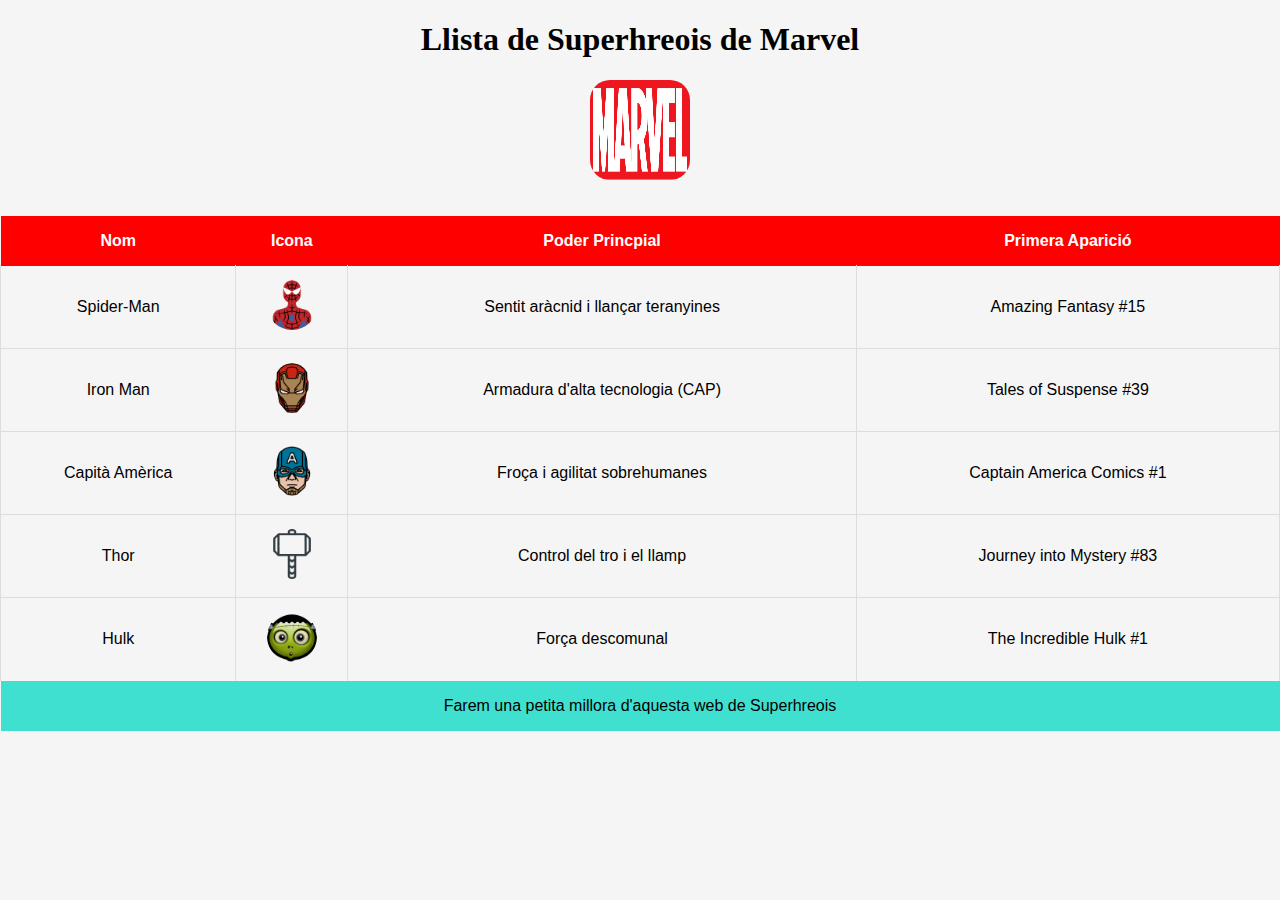
<file: index.html>
<!DOCTYPE html>
<html lang="es">


<head>
    <meta charset="UTF-8">
    <meta name="viewport" content="width=device-width, initial-scale=1.0">
    <meta name="description" content="Lista de superhéroes de Marvel con Spider-Man, Iron Man, Capitán América, Thor y Hulk. Información sobre sus poderes y primera aparición.">
    <!-- Añade una descripción de lo que es la web -->
    <meta name="keywords" content="superhéroes, Marvel, Spider-Man, Iron Man, Capitán América, Thor, Hulk, poderes, primera aparición">
    <!-- Añade palabras clave que describan el contenido de la web -->
    <link rel="stylesheet" type="text/css" href="assets/styles.css">

    <!-- Preload de los modelos 3D -->
    <link rel="preload" href="./model/thor.glb" as="fetch" crossorigin>
    <link rel="preload" href="./model/spiderman.glb" as="fetch" crossorigin>
    <link rel="preload" href="./model/ironman.glb" as="fetch" crossorigin>
    <link rel="preload" href="./model/hulk.glb" as="fetch" crossorigin>
    <link rel="preload" href="./model/captain.glb" as="fetch" crossorigin>
    <title>Tabla Mejorada</title>
</head>

<body style="background-image: none;">

    <!-- Tabla heroes de Marvel PT1 con redirect a las páginas de cada uno -->
    <h1>Llista de Superhreois de Marvel</h1>


    <img src="./img/Marvel_Logo.png" class="marvel_logo" alt="marvel_logo" />

    <br>
    <br>

    <table>

        <thead>
            <tr>
                <th>Nom</th>
                <th>Icona</th>
                <th>Poder Princpial</th>
                <th>Primera Aparició</th>
            </tr>
        </thead>

        <tbody>
            <tr>
                <td class="notop_border"><a href="./pages/spiderman.html">Spider-Man</a></td>
                <td class="notop_border"><a href="./pages/spiderman.html"><img class="table_img" src="./img/spiderman.png" alt="spiderman"></a></td>
                <td class="notop_border">Sentit aràcnid i llançar teranyines</td>
                <td class="notop_border">Amazing Fantasy #15</td>
            </tr>

            <tr>
                
                <td><a href="./pages/ironman.html">Iron Man</a></td>
                <td><a href="./pages/ironman.html "><img class="table_img" src="../img/ironman.png" alt="ironman"></a></td>
                <td>Armadura d'alta tecnologia (CAP) </td>
                <td>Tales of Suspense #39</td>
            </tr>

            <tr>
                <td><a href="./pages/captain.html">Capità Amèrica</a></td>
                <td><a href="./pages/captain.html"><img class="table_img" src="./img/captain.png" alt="captain"></a></td>
                <td>Froça i agilitat sobrehumanes</td>
                <td>Captain America Comics #1</td>
            </tr>

            <tr>
                <td><a href="./pages/thor.html">Thor</a></td>
                <td><a href="./pages/thor.html"><img class="table_img" src="./img/thor.png" alt="thor"></a></td>
                <td>Control del tro i el llamp</td>
                <td>Journey into Mystery #83</td>
            </tr>

            <tr>
                <td><a href="./pages/hulk.html">Hulk</a></td>
                <td><a href="./pages/hulk.html"><img class="table_img" src="./img/hulk.png" alt="hulk"></a></td>
                <td>Força descomunal</td>
                <td>The Incredible Hulk #1</td>
            </tr>

        </tbody>

        <tfoot>
            <tr>
                <td colspan="4">
                    Farem una petita millora d'aquesta web de Superhreois
                </td>
            </tr>
        </tfoot>




    </table>

</body>

</html>
</file>
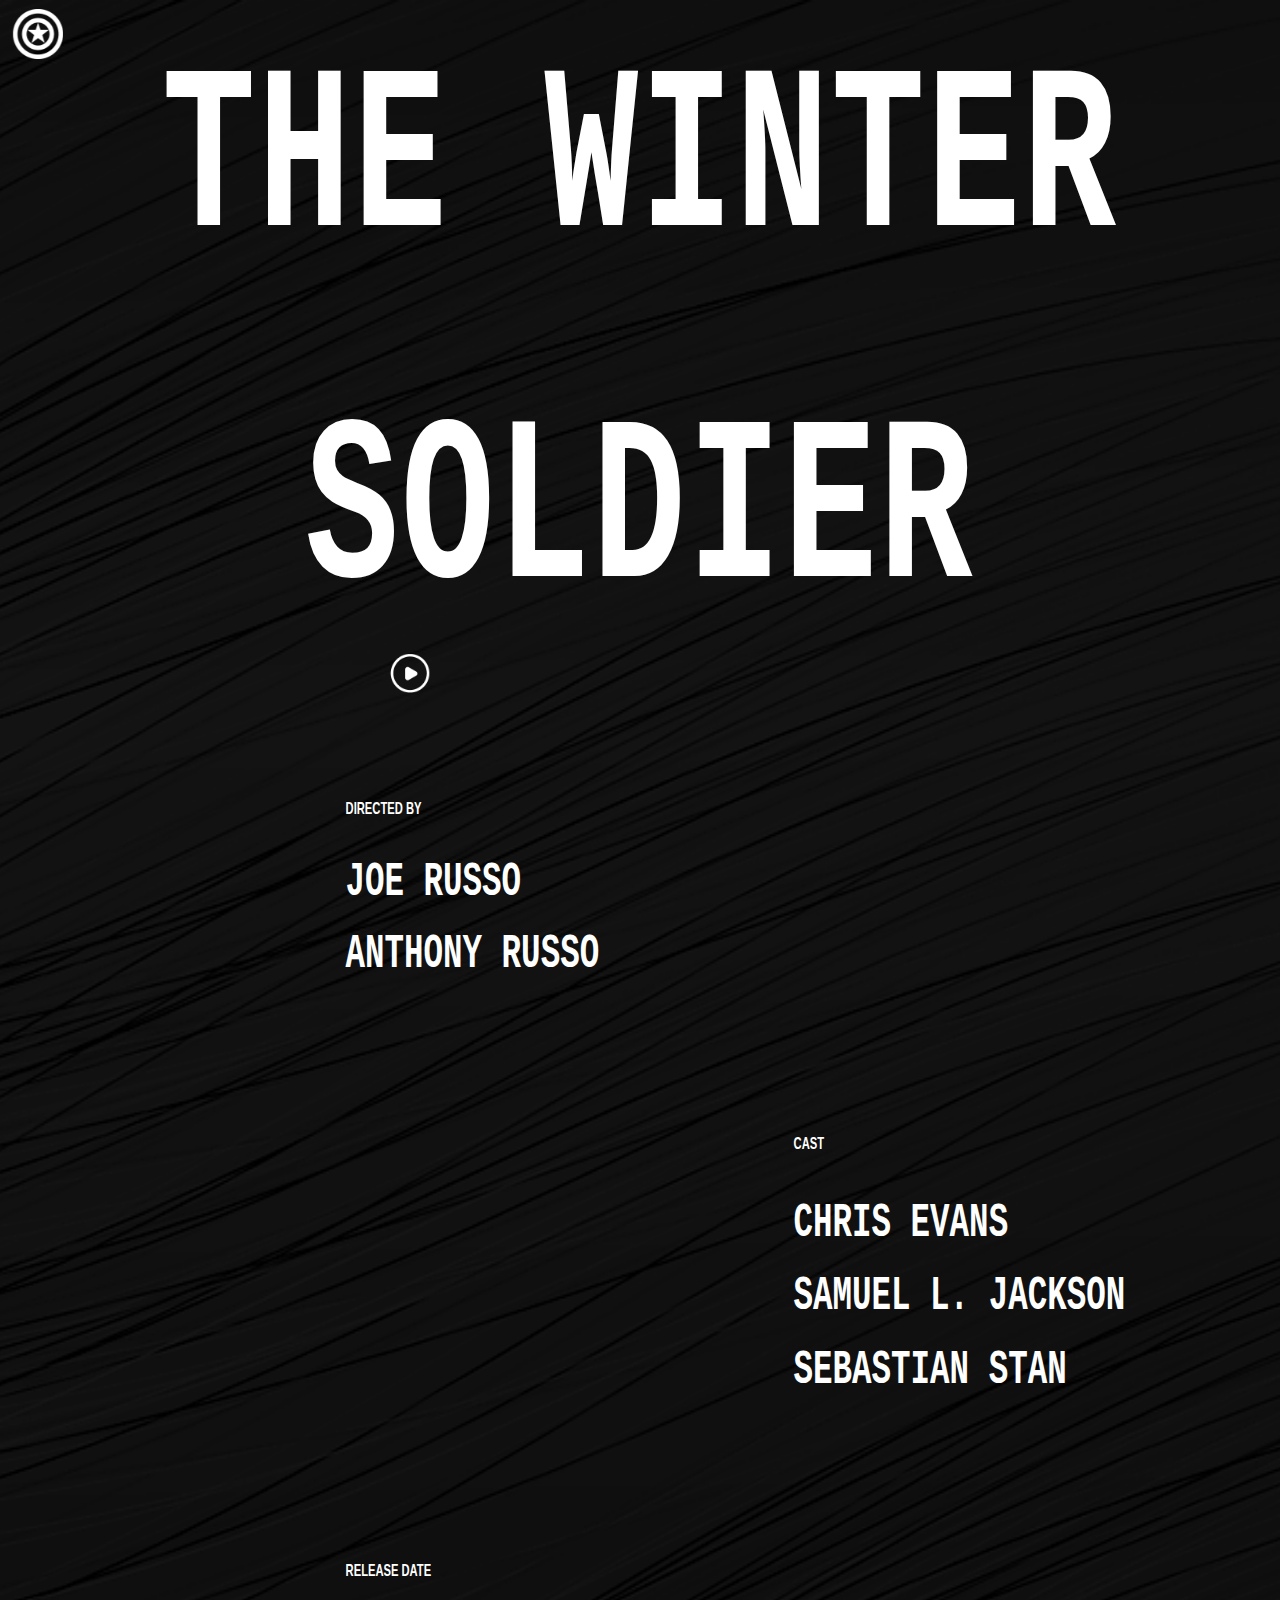
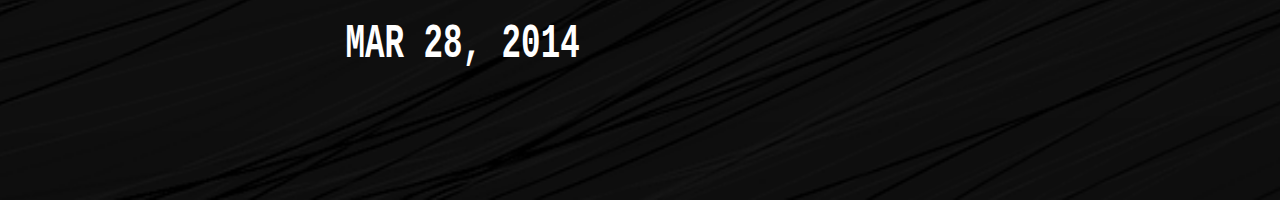
<file: pages/captain.html>
<!DOCTYPE html>
<html lang="en">

<head>
    <meta charset="UTF-8">
    <meta name="viewport" content="width=device-width, initial-scale=1.0">
    <link rel="stylesheet" href="../assets/styles.css">
    <title>Captain America</title>
    <!-- Modulo de model-viewer para cargar modelos 3D -->
    <script type="module"
        src="https://modelviewer.dev/node_modules/@google/model-viewer/dist/model-viewer.min.js"></script>

</head>

<body>

    <!-- Icono de volver a la página principal -->
    <a href="../index.html"> <img class="home_icons" src="../img/home_icons/captain.png" alt="Cpatain Home"> </a>

    <main>
        <!-- Título de la película -->
        <section class="title">

            <h1>THE WINTER SOLDIER</h1>

        </section>


        <!-- Sección del video del trailer -->
        <section class="video">

            <button class="close_button">X</button>



            <img class="video" src="../img/video.png" alt="Trailer">
            <iframe src="https://www.youtube.com/embed/NLWsK1ZFunA" allow="autoplay"></iframe>



        </section>


        <!-- Sección de información -->
        <section class="director">
            <h6 class="info_title">DIRECTED BY</h6>
            <p class="info_content">JOE RUSSO <br> ANTHONY RUSSO</p>

        </section>



        <section class="cast">
            <h6 class="info_title">CAST</h6>
            <p class="info_content">CHRIS EVANS <br> SAMUEL L. JACKSON <br> SEBASTIAN STAN </p>



        </section>

        <section class="release">
            <h6 class="info_title">RELEASE DATE</h6>
            <p class="info_content">MAR 28, 2014</p>

        </section>
    </main>


    <!-- Modelo 3D y script para desplazar el modelo -->
    <model-viewer alt="Captain Amerca Model" src="../model/captain.glb"></model-viewer>

    <script src="../assets/script.js"></script>




</body>

</html>
</file>
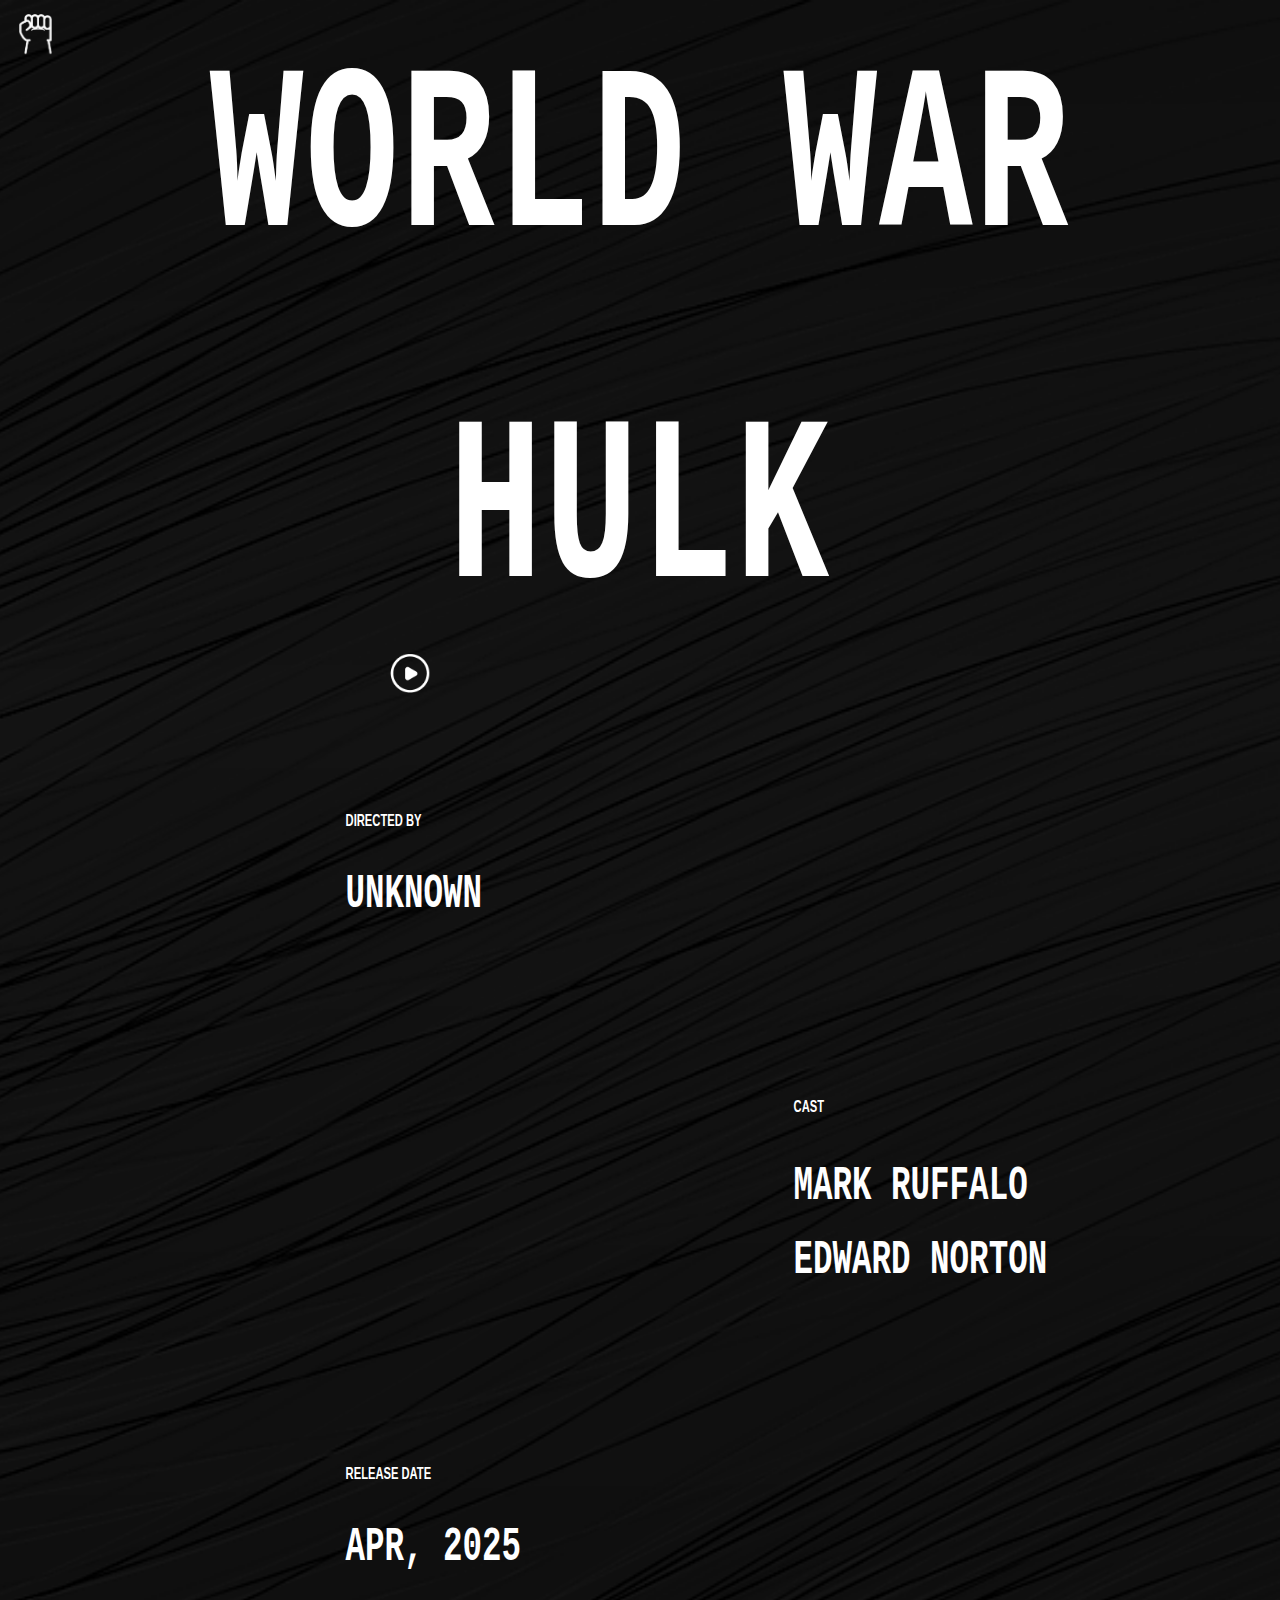
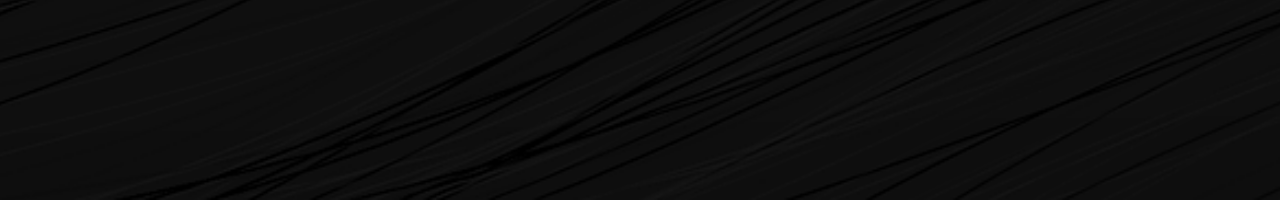
<file: pages/hulk.html>
<!DOCTYPE html>
<html lang="en">

<head>
    <meta charset="UTF-8">
    <meta name="viewport" content="width=device-width, initial-scale=1.0">
    <link rel="stylesheet" href="../assets/styles.css">
    <title>Hulk</title>
    <!-- Modulo de model-viewer para cargar modelos 3D -->
    <script type="module"
        src="https://modelviewer.dev/node_modules/@google/model-viewer/dist/model-viewer.min.js"></script>


</head>

<body>
    <!-- Icono de volver a la página principal -->
    <a href="../index.html"> <img class="home_icons" src="../img/home_icons/hulk.png" alt="Hulk Home"> </a>

    <main>
        <!-- Título de la película -->
        <section class="title">

            <h1>WORLD WAR HULK</h1>

        </section>


        <!-- Sección del video del trailer -->
        <section class="video">

            <button class="close_button">X</button>



            <img class="video" src="../img/video.png" alt="Trailer">
            <iframe src="https://www.youtube.com/embed/GkRIsTY3lUg" allow="autoplay" allowfullscreen></iframe>


        </section>

        <!-- Sección de información -->
        <section class="director">
            <h6 class="info_title">DIRECTED BY</h6>
            <p class="info_content">UNKNOWN</p>

        </section>



        <section class="cast">
            <h6 class="info_title">CAST</h6>
            <p class="info_content">MARK RUFFALO <br> EDWARD NORTON</p>



        </section>

        <section class="release">
            <h6 class="info_title">RELEASE DATE</h6>
            <p class="info_content">APR, 2025</p>

        </section>
    </main>


    <!-- Modelo 3D y script para desplazar el modelo -->
    <model-viewer alt="Hulk Model" src="../model/hulk.glb"></model-viewer>

    <script src="../assets/script.js"></script>

</body>

</html>
</file>
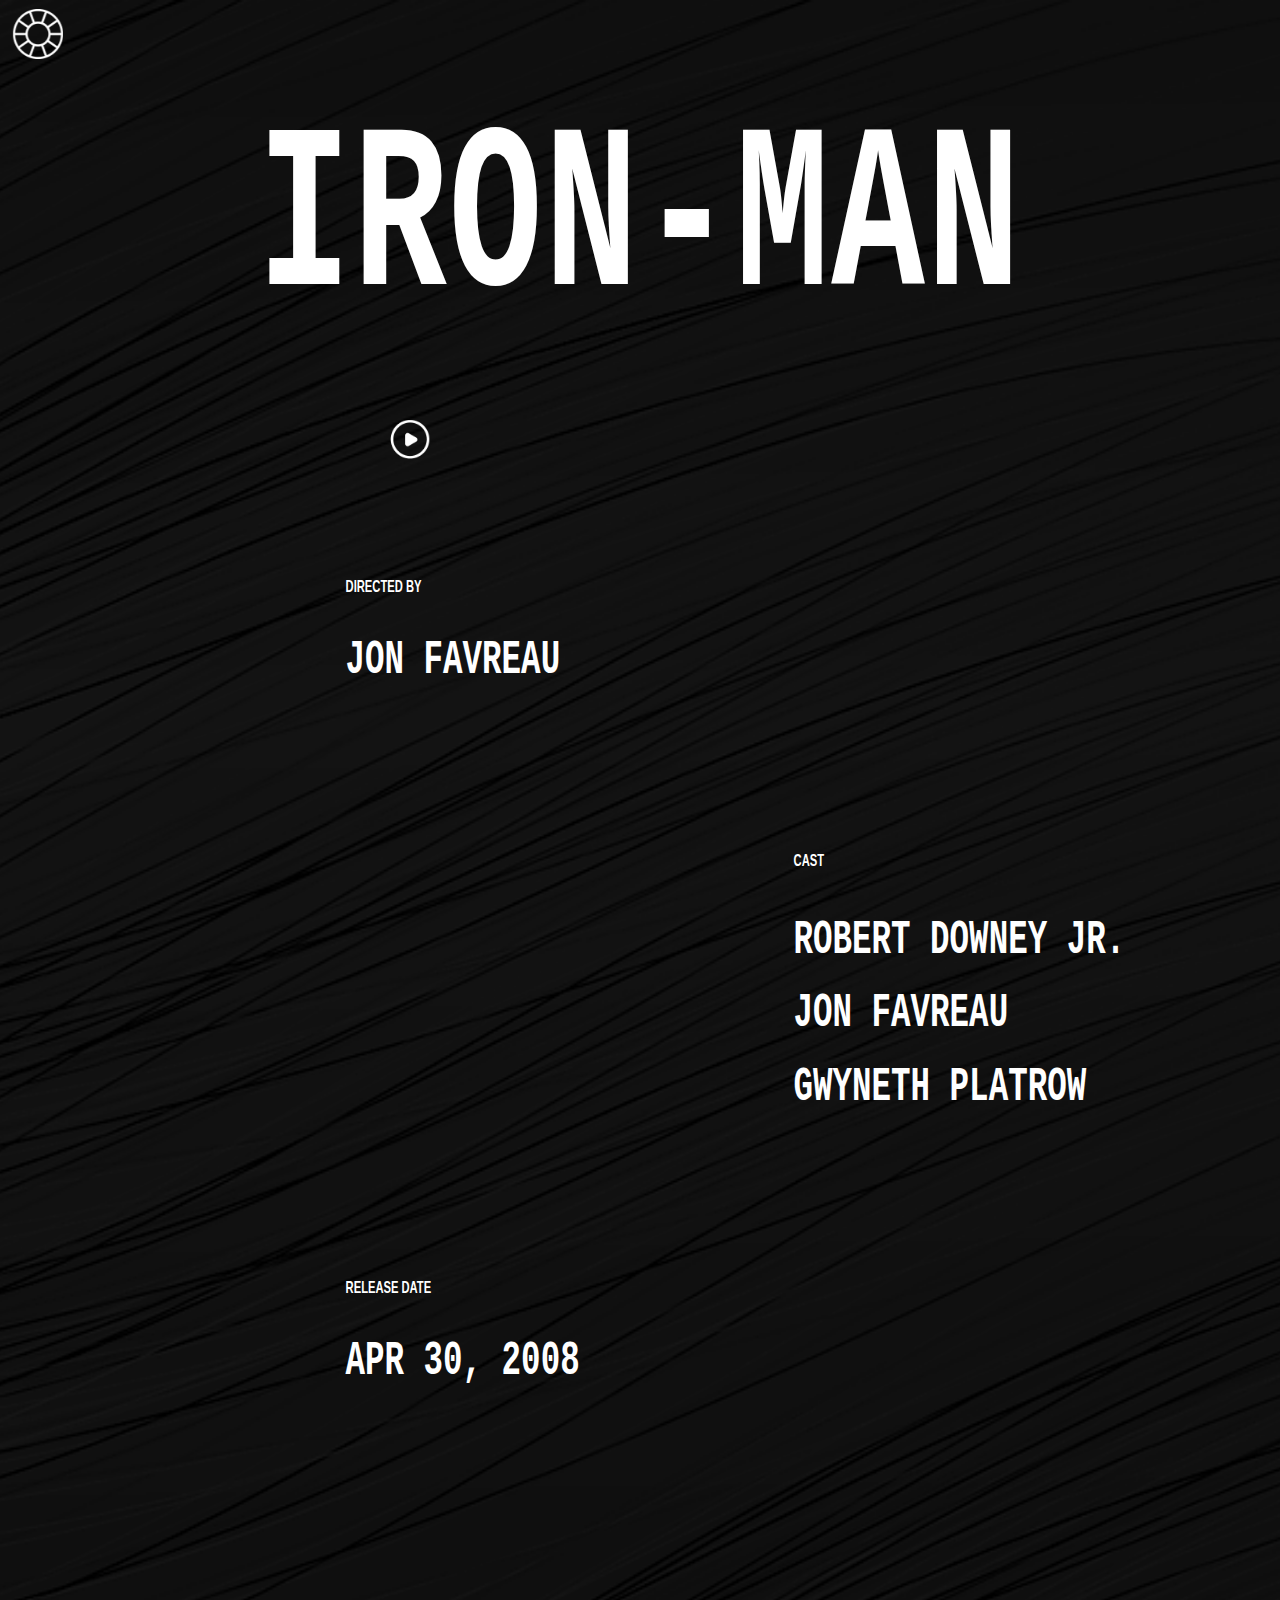
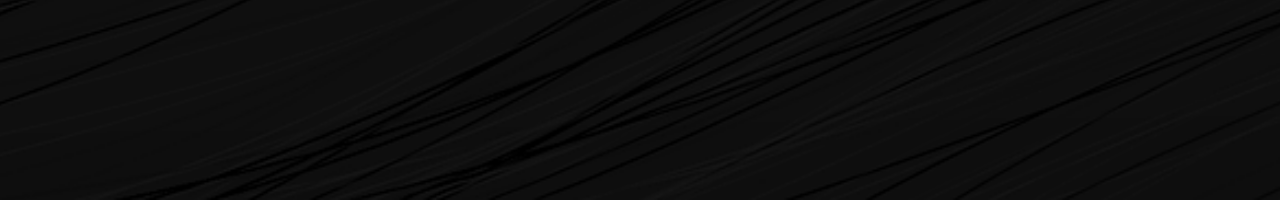
<file: pages/ironman.html>
<!DOCTYPE html>
<html lang="en">

<head>
    <meta charset="UTF-8">
    <meta name="viewport" content="width=device-width, initial-scale=1.0">
    <link rel="stylesheet" href="../assets/styles.css">
    <title>Iron-Man</title>
    <!-- Modulo de model-viewer para cargar modelos 3D -->
    <script type="module"
        src="https://modelviewer.dev/node_modules/@google/model-viewer/dist/model-viewer.min.js"></script>


</head>

<body>
    <!-- Icono de volver a la página principal -->
    <a href="../index.html"> <img class="home_icons" src="../img/home_icons/ironman.png" alt="Iron-Man Home"> </a>

    <main>
        <!-- Título de la película -->
        <section class="title">

            <h1>IRON-MAN</h1>

        </section>


        <!-- Sección del video del trailer -->
        <section class="video">
            <button class="close_button">X</button>



            <img class="video" src="../img/video.png" alt="Trailer">
            <iframe src="https://www.youtube.com/embed/8ugaeA-nMTc" allow="autoplay" allowfullscreen></iframe>


        </section>

        <!-- Sección de información -->
        <section class="director">
            <h6 class="info_title">DIRECTED BY</h6>
            <p class="info_content">JON FAVREAU</p>

        </section>



        <section class="cast">
            <h6 class="info_title">CAST</h6>
            <p class="info_content">ROBERT DOWNEY JR. <br> JON FAVREAU <br> GWYNETH PLATROW</p>



        </section>

        <section class="release">
            <h6 class="info_title">RELEASE DATE</h6>
            <p class="info_content">APR 30, 2008</p>

        </section>

    </main>

    <!-- Modelo 3D y script para desplazar el modelo -->

    <model-viewer alt="Iron-Man Model" src="../model/ironman.glb"></model-viewer>

    <script src="../assets/script.js"></script>

</body>

</html>
</file>
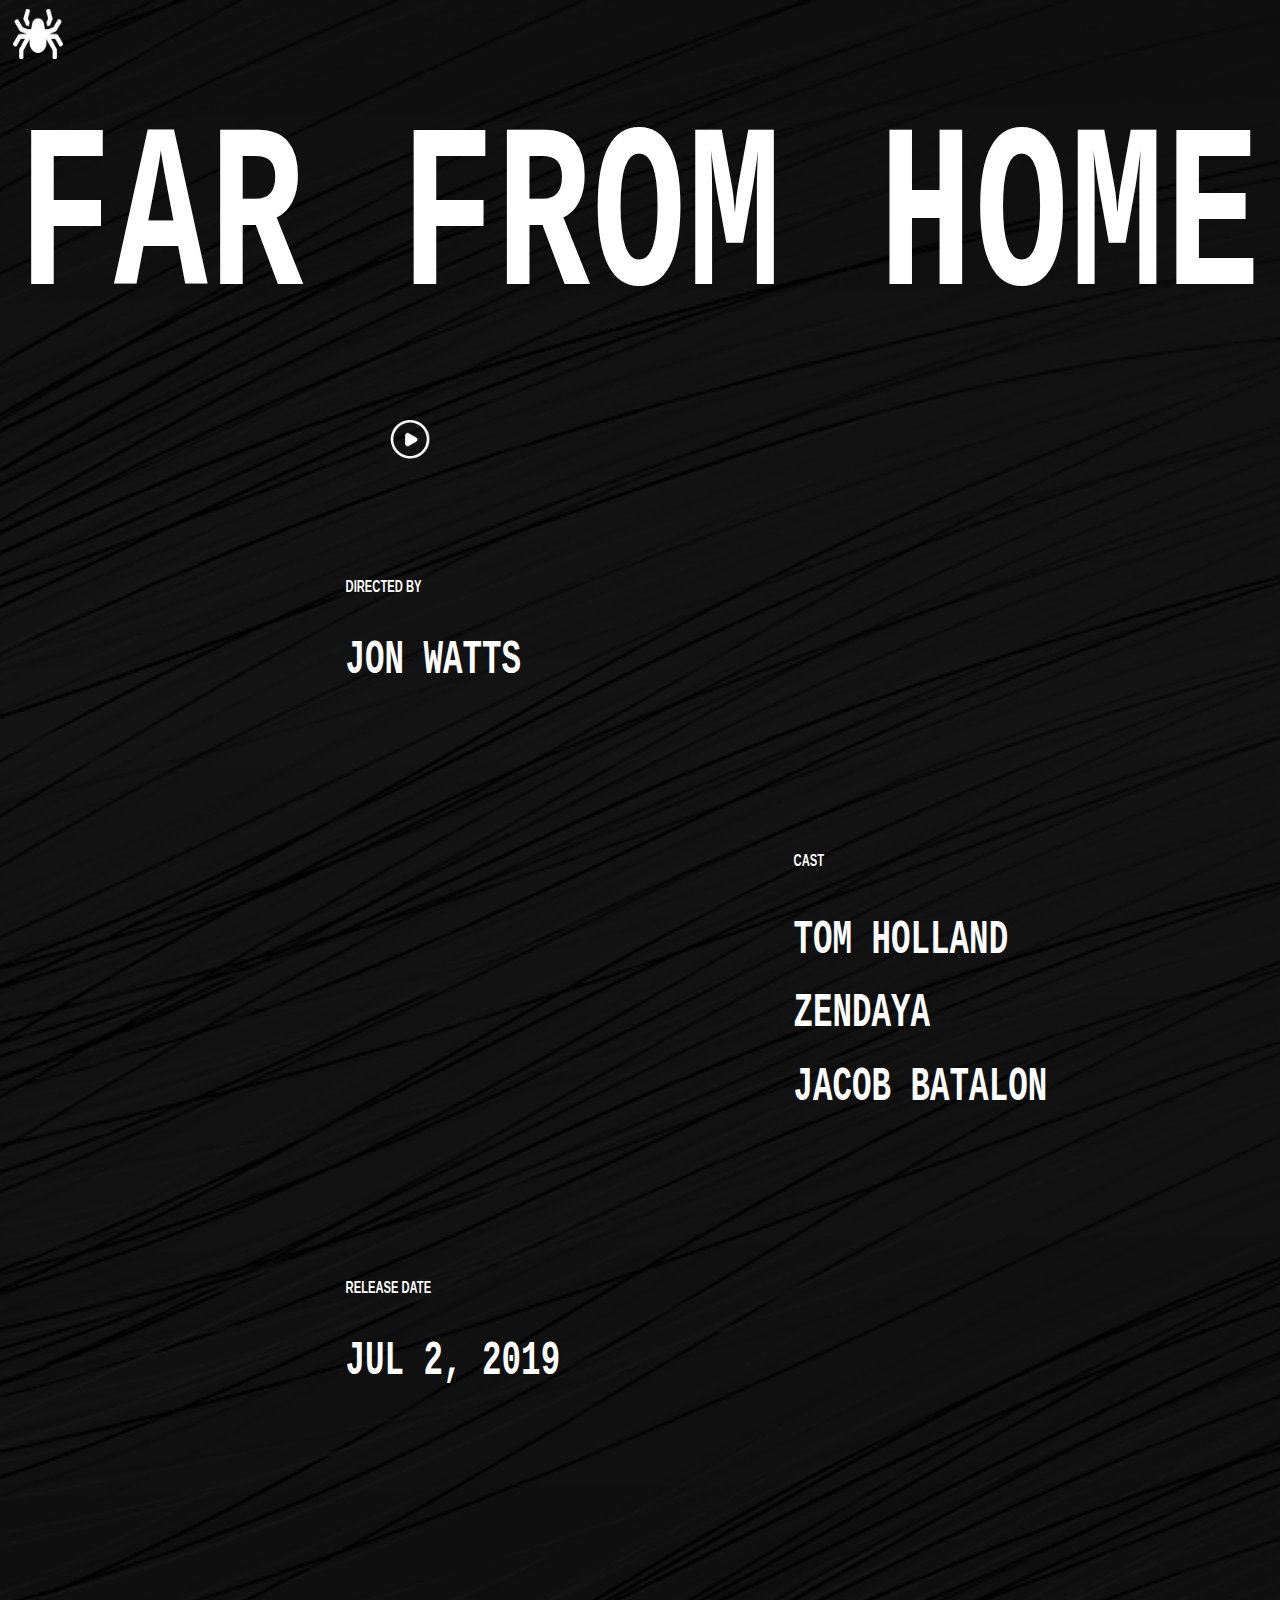
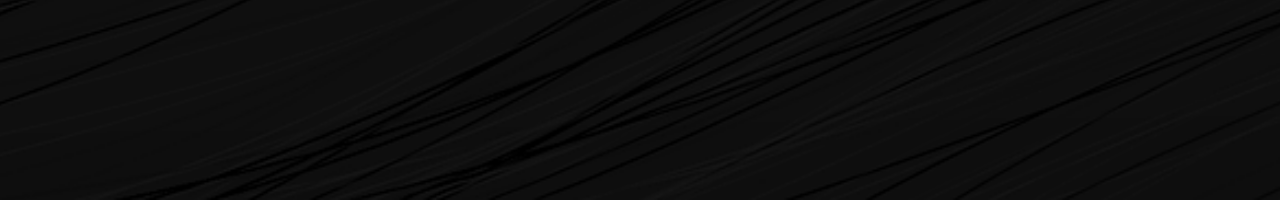
<file: pages/spiderman.html>
<!DOCTYPE html>
<html lang="en">

<head>
    <meta charset="UTF-8">
    <meta name="viewport" content="width=device-width, initial-scale=1.0">
    <link rel="stylesheet" href="../assets/styles.css">
    <title>Spider-Man</title>
    <!-- Modulo de model-viewer para cargar modelos 3D -->
    <script type="module"
        src="https://modelviewer.dev/node_modules/@google/model-viewer/dist/model-viewer.min.js"></script>


</head>

<body>
    <!-- Icono de volver a la página principal -->
    <a href="../index.html"> <img class="home_icons" src="../img/home_icons/spiderman.png" alt="Spider-Man Home"> </a>

    <main>
        <!-- Título de la película -->
        <section class="title">

            <h1>FAR FROM HOME</h1>

        </section>


        <!-- Sección del video del trailer -->
        <section class="video">

            <button class="close_button">X</button>



            <img class="video" src="../img/video.png" alt="Trailer">
            <iframe src="https://www.youtube.com/embed/DYYtuKyMtY8" allow="autoplay" allowfullscreen></iframe>




        </section>

        <!-- Sección de información -->
        <section class="director">
            <h6 class="info_title">DIRECTED BY</h6>
            <p class="info_content">JON WATTS</p>

        </section>



        <section class="cast">
            <h6 class="info_title">CAST</h6>
            <p class="info_content">TOM HOLLAND <br> ZENDAYA <br> JACOB BATALON</p>



        </section>

        <section class="release">
            <h6 class="info_title">RELEASE DATE</h6>
            <p class="info_content">JUL 2, 2019</p>

        </section>

    </main>

    <!-- Modelo 3D y script para desplazar el modelo -->
    <model-viewer alt="Spider-Man Model" src="../model/spiderman.glb"></model-viewer>


    <script src="../assets/script.js"></script>
</body>

</html>
</file>
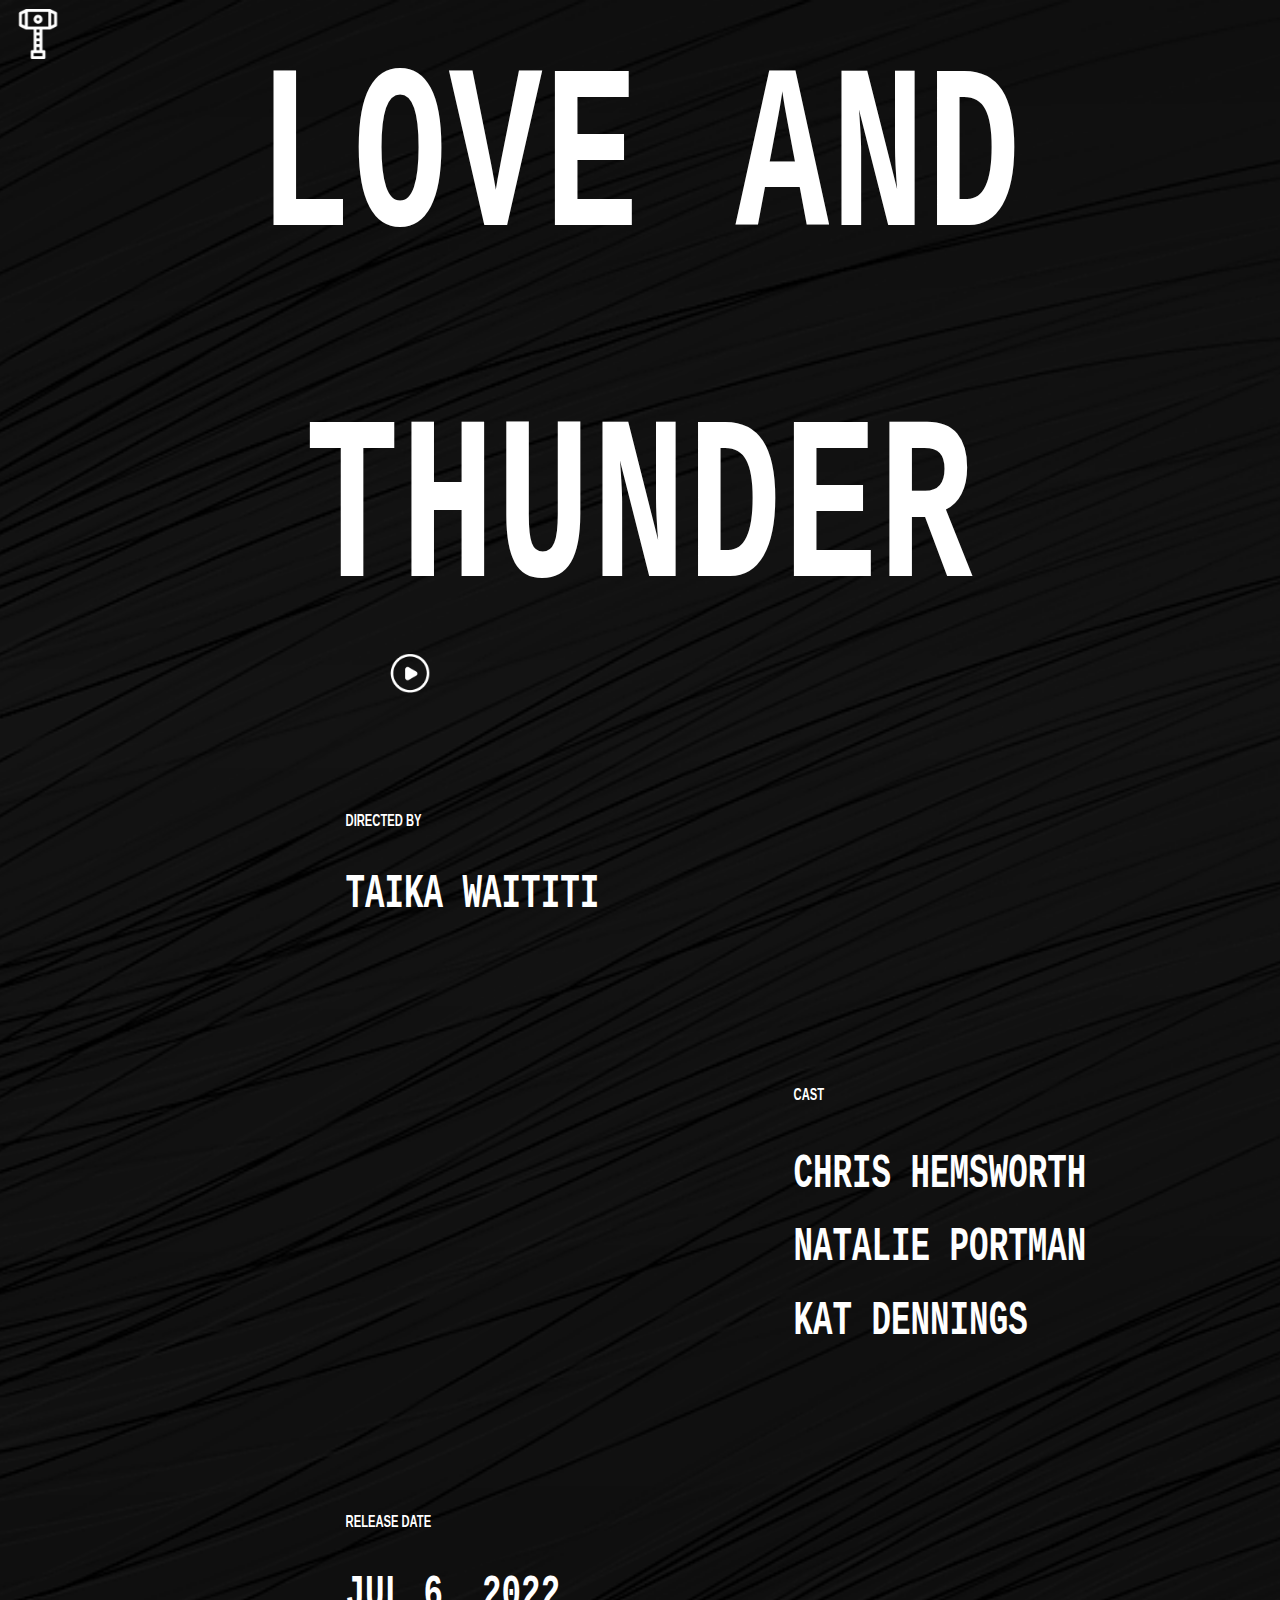
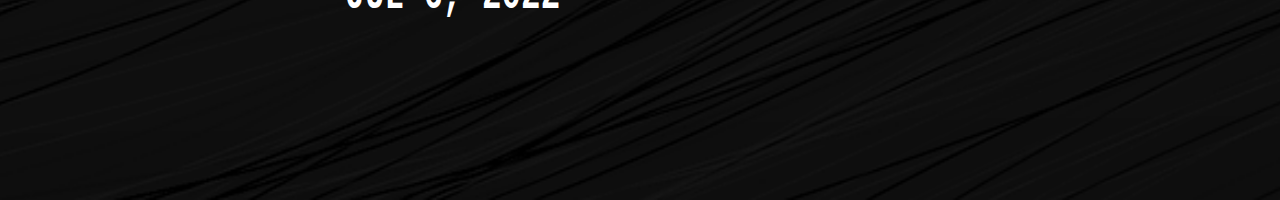
<file: pages/thor.html>
<!DOCTYPE html>
<html lang="en">

<head>
    <meta charset="UTF-8">
    <meta name="viewport" content="width=device-width, initial-scale=1.0">
    <link rel="stylesheet" href="../assets/styles.css">
    <title>Thor</title>
    <!-- Modulo de model-viewer para cargar modelos 3D -->
    <script type="module"
        src="https://modelviewer.dev/node_modules/@google/model-viewer/dist/model-viewer.min.js"></script>


</head>

<body>
    <!-- Icono de volver a la página principal -->

    <a href="../index.html"> <img class="home_icons" src="../img/home_icons/thor.png" alt="Thor Home"> </a>

    <main>
        <!-- Título de la película -->

        <section class="title">

            <h1>LOVE AND THUNDER</h1>

        </section>

        <!-- Sección del video del trailer -->

        <section class="video">

            <button class="close_button">X</button>



            <img class="video" src="../img/video.png" alt="Trailer">
            <iframe src="https://www.youtube.com/embed/tgB1wUcmbbw" allow="autoplay" allowfullscreen></iframe>


        </section>

        <!-- Sección de información -->

        <section class="director">
            <h6 class="info_title">DIRECTED BY</h6>
            <p class="info_content">TAIKA WAITITI</p>

        </section>



        <section class="cast">
            <h6 class="info_title">CAST</h6>
            <p class="info_content">CHRIS HEMSWORTH <br> NATALIE PORTMAN <br> KAT DENNINGS </p>



        </section>

        <section class="release">
            <h6 class="info_title">RELEASE DATE</h6>
            <p class="info_content">JUL 6, 2022</p>

        </section>

    </main>

    <!-- Modelo 3D y script para desplazar el modelo -->

    <model-viewer alt="Thor Model" src="../model/thor.glb"></model-viewer>

    <script src="../assets/script.js"></script>

</body>



</html>
</file>
<file: assets/styles.css>
h1 {
    text-align: center;
}

table{
    height: 100%;
    width: 100%;
    border-collapse: collapse;
}

a{
    text-decoration: none;
    color: black;
}


thead{
    height: 50px;
    background-color: red;
    color: white;
    text-align: center;
    font-family: Arial, Helvetica, sans-serif;

}

td:not(tfoot td){
    height: 80px;
    border: 1px solid rgb(221, 221, 221);
    border-bottom: none;
    font-family: Arial, Helvetica, sans-serif;
}

tbody{
    border: 1px solid transparent;
    text-align: center;

}

.notop_border{
    border-top: none;
}


tfoot{
    height: 50px;
    background-color:turquoise;
    text-align: center;
    font-family: Arial, Helvetica, sans-serif;

}


.table_img{
    width: 50px;
    height: 50px;
    border-radius: 60%;
}

.marvel_logo {
    display: block;
    margin-left: auto;
    margin-right: auto;
    border-radius: 20%;
    width: 100px;
    height: 100px;
    

}

body {
    margin: 0;
    display: flex;
    flex-direction: column;
    background-color: whitesmoke;
    background-image: url(../img/bg.png);
    background-size: cover;
    background-position: center;
}



/* Estilo del boton para volver al inicio */
.home_icons{
    position: fixed;
    top: 1%;
    left: 1%;
    z-index: 1000;
    height: 50px;
    width: 50px;
}


/* Estilo del modelo 3D */
model-viewer {
    width: 100%;
    height: 100%;
    position: relative;
    height: 200vh; /* Altura del model-viewer */
    width: 100%;
    background-color: transparent;
    z-index: 0;
}


main {
    text-align: center;
    color: white;
    position: absolute;
    width: 100%;
    pointer-events: auto;
}


/* Estilo del titulo */
.title{
    font-size: 6em;
    line-height: 1.5;
    letter-spacing: 2px;
    transform: scaleY(1.5);
    font-family: monospace;
    font-weight: bold;
    text-align: center;
    color: white;
    z-index: -1;
}

/* Estilo del contenido */
.director{
    margin-top: 20%;
    margin-left: 27%;
    position:relative;
    line-height: 1.5;
    transform: scaleY(1.5);
    font-weight: bold;
    text-align: left;
    color: white;
    z-index: 1;
}


.info_title{
    font-size: 0.7em;
    font-family: Arial, Helvetica, sans-serif;
    
}

.info_content{
    font-size: 2.5em;
    margin-top: -1%;
    font-family: monospace;

}


.cast{
    margin-top: 17%;
    margin-left: 62%;
    position:relative;
    line-height: 1.5;
    transform: scaleY(1.5);
    font-weight: bold;
    text-align: left;
    color: white;
    z-index: 1;
}




.release{
    margin-top: 17%;
    margin-left: 27%;
    position:relative;
    line-height: 1.5;
    transform: scaleY(1.5);
    font-weight: bold;
    text-align: left;
    color: white;
    z-index: 1;
}



.video{
    margin-left: 27%;
    position: absolute;
    margin-top: -2%;
    height: 50px;
    width: 50px;
    z-index: 2;
}


/* Clases para el toggle en JS */

iframe{
    position: fixed;
    left: 1%;
    z-index: 3;
    height: 46%;
    width: 31%;
         
    transform: translateY(-50%);
    display: none;
    border: 0;
}

iframe.active{
    display: block;

}


.close_button {
    position: fixed;
    left:30%;
    top: 10px;
    background-color: white;
    color: black;
    border: none;
    border-radius: 50%;
    width: 30px;
    height: 30px;
    cursor: pointer;
    font-weight: bold;
    z-index: 7;
    display: none;
}


.close_button.active {
    display: block;
}
</file>
